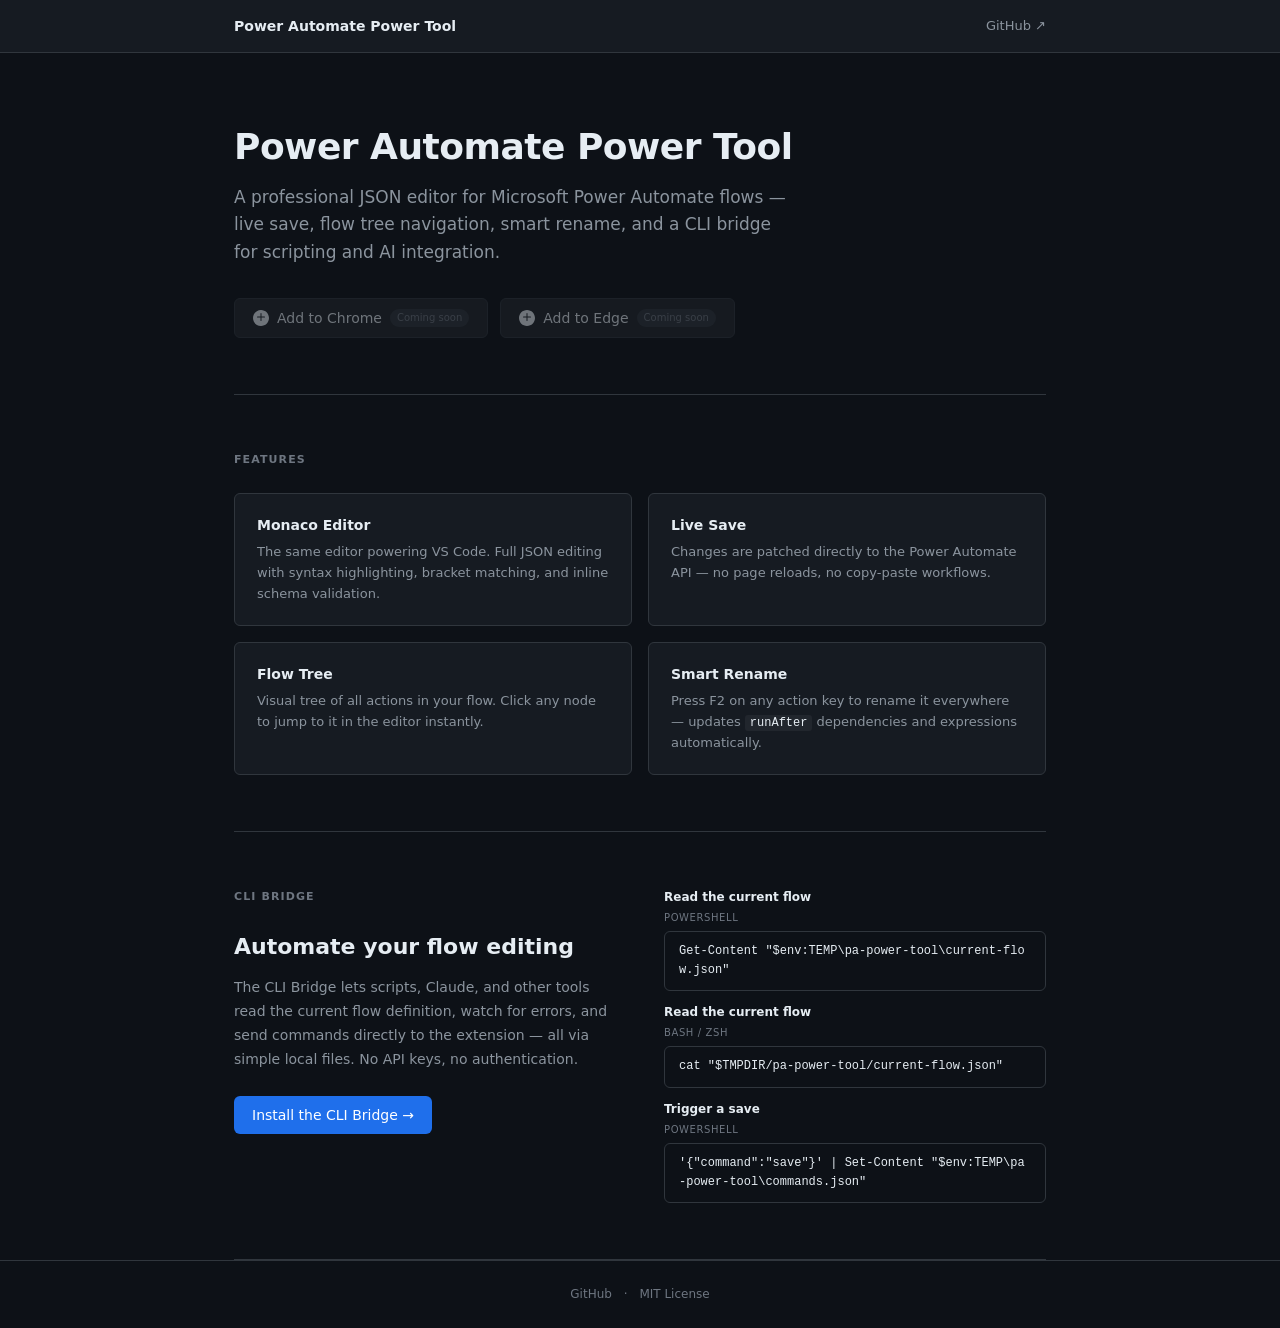
<file: docs/index.html>
<!DOCTYPE html>
<html lang="en">
<head>
  <meta charset="UTF-8">
  <meta name="viewport" content="width=device-width, initial-scale=1.0">
  <title>Power Automate Power Tool</title>
  <meta name="description" content="A Monaco-powered JSON editor for Microsoft Power Automate flows — built as a browser extension for Chrome and Edge.">
  <link rel="stylesheet" href="./assets/style.css">
</head>
<body>

  <nav class="nav">
    <div class="nav-inner">
      <span class="nav-logo">Power Automate Power Tool</span>
      <a class="nav-link" href="https://github.com/websteris/pa-power-tool-bridge" target="_blank" rel="noopener">GitHub ↗</a>
    </div>
  </nav>

  <div class="page">

    <!-- Hero -->
    <section class="hero">
      <h1>Power Automate Power Tool</h1>
      <p class="tagline">
        A professional JSON editor for Microsoft Power Automate flows —
        live save, flow tree navigation, smart rename, and a CLI bridge for scripting and AI integration.
      </p>
      <div class="store-buttons">
        <a class="btn btn-store disabled" href="#" aria-disabled="true" tabindex="-1">
          <svg width="16" height="16" viewBox="0 0 16 16" fill="currentColor" aria-hidden="true">
            <path d="M8 0C3.58 0 0 3.58 0 8s3.58 8 8 8 8-3.58 8-8-3.58-8-8-8zm3.5 7.5h-3v3a.5.5 0 0 1-1 0v-3h-3a.5.5 0 0 1 0-1h3v-3a.5.5 0 0 1 1 0v3h3a.5.5 0 0 1 0 1z"/>
          </svg>
          Add to Chrome
          <span class="badge">Coming soon</span>
        </a>
        <a class="btn btn-store disabled" href="#" aria-disabled="true" tabindex="-1">
          <svg width="16" height="16" viewBox="0 0 16 16" fill="currentColor" aria-hidden="true">
            <path d="M8 0C3.58 0 0 3.58 0 8s3.58 8 8 8 8-3.58 8-8-3.58-8-8-8zm3.5 7.5h-3v3a.5.5 0 0 1-1 0v-3h-3a.5.5 0 0 1 0-1h3v-3a.5.5 0 0 1 1 0v3h3a.5.5 0 0 1 0 1z"/>
          </svg>
          Add to Edge
          <span class="badge">Coming soon</span>
        </a>
      </div>
    </section>

    <!-- Features -->
    <section class="features">
      <div class="section-label">Features</div>
      <div class="feature-grid">
        <div class="feature-card">
          <h3>Monaco Editor</h3>
          <p>The same editor powering VS Code. Full JSON editing with syntax highlighting, bracket matching, and inline schema validation.</p>
        </div>
        <div class="feature-card">
          <h3>Live Save</h3>
          <p>Changes are patched directly to the Power Automate API — no page reloads, no copy-paste workflows.</p>
        </div>
        <div class="feature-card">
          <h3>Flow Tree</h3>
          <p>Visual tree of all actions in your flow. Click any node to jump to it in the editor instantly.</p>
        </div>
        <div class="feature-card">
          <h3>Smart Rename</h3>
          <p>Press F2 on any action key to rename it everywhere — updates <code>runAfter</code> dependencies and expressions automatically.</p>
        </div>
      </div>
    </section>

    <!-- CLI Bridge -->
    <section class="bridge-section">
      <div class="bridge-inner">
        <div class="bridge-text">
          <div class="section-label">CLI Bridge</div>
          <h2>Automate your flow editing</h2>
          <p>
            The CLI Bridge lets scripts, Claude, and other tools read the current flow
            definition, watch for errors, and send commands directly to the extension —
            all via simple local files. No API keys, no authentication.
          </p>
          <a class="btn btn-primary" href="./install.html">Install the CLI Bridge →</a>
        </div>
        <div class="bridge-code">
          <div class="example-card">
            <div class="example-title">Read the current flow</div>
            <div class="example-platform">PowerShell</div>
            <code class="code-block">Get-Content "$env:TEMP\pa-power-tool\current-flow.json"</code>
          </div>
          <div class="example-card">
            <div class="example-title">Read the current flow</div>
            <div class="example-platform">bash / zsh</div>
            <code class="code-block">cat "$TMPDIR/pa-power-tool/current-flow.json"</code>
          </div>
          <div class="example-card">
            <div class="example-title">Trigger a save</div>
            <div class="example-platform">PowerShell</div>
            <code class="code-block">'{"command":"save"}' | Set-Content "$env:TEMP\pa-power-tool\commands.json"</code>
          </div>
        </div>
      </div>
    </section>

  </div><!-- /page -->

  <footer class="footer">
    <a href="https://github.com/websteris/pa-power-tool-bridge" target="_blank" rel="noopener">GitHub</a>
    <span class="sep">·</span>
    <a href="https://github.com/websteris/pa-power-tool-bridge/blob/main/LICENSE" target="_blank" rel="noopener">MIT License</a>
  </footer>

</body>
</html>
</file>
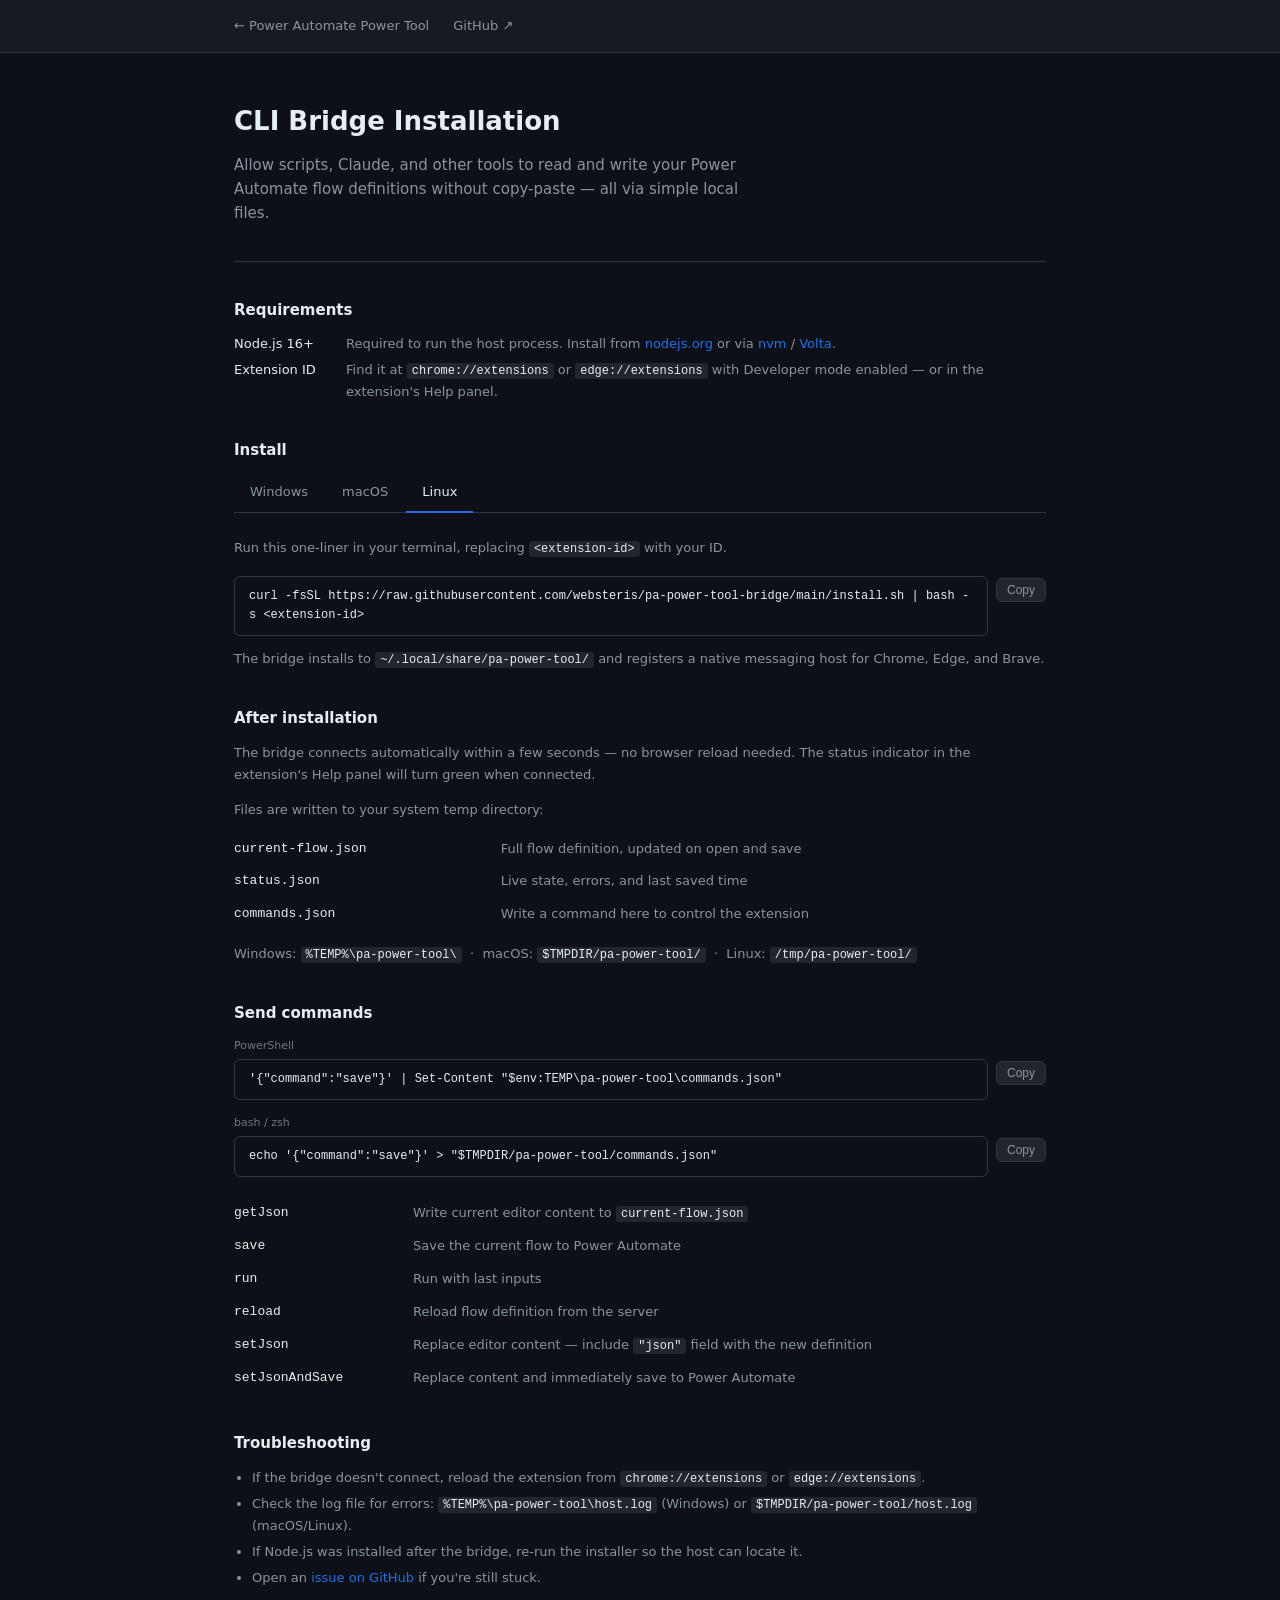
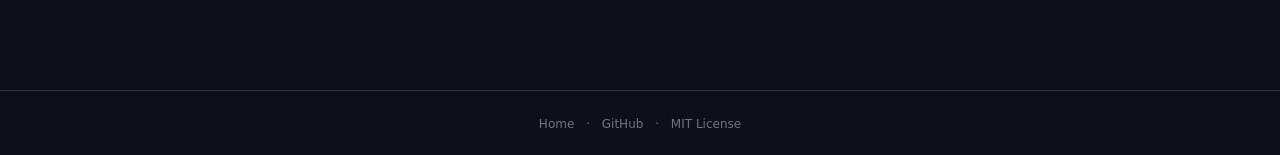
<file: docs/install.html>
<!DOCTYPE html>
<html lang="en">
<head>
  <meta charset="UTF-8">
  <meta name="viewport" content="width=device-width, initial-scale=1.0">
  <title>CLI Bridge Installation — Power Automate Power Tool</title>
  <meta name="description" content="Install the Power Automate Power Tool CLI Bridge to let scripts and Claude read and write your flow definitions.">
  <link rel="stylesheet" href="./assets/style.css">
</head>
<body>

  <nav class="nav">
    <div class="nav-inner">
      <a class="nav-back" href="./index.html">← Power Automate Power Tool</a>
      <a class="nav-link" href="https://github.com/websteris/pa-power-tool-bridge" target="_blank" rel="noopener">GitHub ↗</a>
    </div>
  </nav>

  <div class="page">

    <div class="install-header">
      <h1>CLI Bridge Installation</h1>
      <p>
        Allow scripts, Claude, and other tools to read and write your Power Automate flow
        definitions without copy-paste — all via simple local files.
      </p>
    </div>

    <div class="install-body">

      <!-- Requirements -->
      <div class="install-section">
        <h2>Requirements</h2>
        <div class="req-row">
          <span class="req-name">Node.js 16+</span>
          <span class="req-desc">
            Required to run the host process.
            Install from <a href="https://nodejs.org" target="_blank" rel="noopener">nodejs.org</a>
            or via <a href="https://github.com/nvm-sh/nvm" target="_blank" rel="noopener">nvm</a> /
            <a href="https://volta.sh" target="_blank" rel="noopener">Volta</a>.
          </span>
        </div>
        <div class="req-row">
          <span class="req-name">Extension ID</span>
          <span class="req-desc">
            Find it at <code>chrome://extensions</code> or <code>edge://extensions</code>
            with Developer mode enabled — or in the extension's Help panel.
          </span>
        </div>
      </div>

      <!-- OS Tabs -->
      <div class="install-section">
        <h2>Install</h2>

        <div class="os-tabs" role="tablist">
          <div class="os-tab" role="tab" data-os="windows" onclick="switchOS('windows')">Windows</div>
          <div class="os-tab" role="tab" data-os="mac"     onclick="switchOS('mac')">macOS</div>
          <div class="os-tab" role="tab" data-os="linux"   onclick="switchOS('linux')">Linux</div>
        </div>

        <!-- Windows -->
        <div class="os-panel" id="panel-windows">
          <p style="font-size:13px;color:var(--text-2);margin-bottom:16px">
            Run this one-liner in PowerShell. The installer will prompt for your extension ID.
          </p>
          <div class="code-row">
            <code class="code-block" id="cmd-windows">powershell -ExecutionPolicy Bypass -Command "irm https://raw.githubusercontent.com/websteris/pa-power-tool-bridge/main/install.ps1 | iex"</code>
            <button class="copy-btn" onclick="copy('cmd-windows', this)">Copy</button>
          </div>
          <p class="note">
            The bridge installs to <code>%LOCALAPPDATA%\pa-power-tool\</code> and registers
            a native messaging host for both Chrome and Edge.
          </p>
        </div>

        <!-- macOS -->
        <div class="os-panel" id="panel-mac">
          <p style="font-size:13px;color:var(--text-2);margin-bottom:16px">
            Run this one-liner in Terminal, replacing <code>&lt;extension-id&gt;</code> with your ID.
          </p>
          <div class="code-row">
            <code class="code-block" id="cmd-mac">curl -fsSL https://raw.githubusercontent.com/websteris/pa-power-tool-bridge/main/install.sh | bash -s &lt;extension-id&gt;</code>
            <button class="copy-btn" onclick="copy('cmd-mac', this)">Copy</button>
          </div>
          <p class="note">
            The bridge installs to <code>~/.local/share/pa-power-tool/</code> and registers
            a native messaging host for Chrome, Edge, and Brave.
          </p>
        </div>

        <!-- Linux -->
        <div class="os-panel" id="panel-linux">
          <p style="font-size:13px;color:var(--text-2);margin-bottom:16px">
            Run this one-liner in your terminal, replacing <code>&lt;extension-id&gt;</code> with your ID.
          </p>
          <div class="code-row">
            <code class="code-block" id="cmd-linux">curl -fsSL https://raw.githubusercontent.com/websteris/pa-power-tool-bridge/main/install.sh | bash -s &lt;extension-id&gt;</code>
            <button class="copy-btn" onclick="copy('cmd-linux', this)">Copy</button>
          </div>
          <p class="note">
            The bridge installs to <code>~/.local/share/pa-power-tool/</code> and registers
            a native messaging host for Chrome, Edge, and Brave.
          </p>
        </div>
      </div>

      <!-- After install -->
      <div class="install-section">
        <h2>After installation</h2>
        <p style="font-size:13px;color:var(--text-2);margin-bottom:12px">
          The bridge connects automatically within a few seconds — no browser reload needed.
          The status indicator in the extension's Help panel will turn green when connected.
        </p>
        <p style="font-size:13px;color:var(--text-2)">
          Files are written to your system temp directory:
        </p>
        <table class="files-table" style="margin-top:12px">
          <tr>
            <td>current-flow.json</td>
            <td>Full flow definition, updated on open and save</td>
          </tr>
          <tr>
            <td>status.json</td>
            <td>Live state, errors, and last saved time</td>
          </tr>
          <tr>
            <td>commands.json</td>
            <td>Write a command here to control the extension</td>
          </tr>
        </table>
        <p class="note" style="margin-top:12px">
          Windows: <code>%TEMP%\pa-power-tool\</code> &nbsp;·&nbsp;
          macOS: <code>$TMPDIR/pa-power-tool/</code> &nbsp;·&nbsp;
          Linux: <code>/tmp/pa-power-tool/</code>
        </p>
      </div>

      <!-- Commands -->
      <div class="install-section">
        <h2>Send commands</h2>

        <div class="code-label" style="margin-bottom:4px">PowerShell</div>
        <div class="code-row">
          <code class="code-block" id="cmd-ps-save">'{"command":"save"}' | Set-Content "$env:TEMP\pa-power-tool\commands.json"</code>
          <button class="copy-btn" onclick="copy('cmd-ps-save', this)">Copy</button>
        </div>

        <div class="code-label" style="margin-top:14px;margin-bottom:4px">bash / zsh</div>
        <div class="code-row">
          <code class="code-block" id="cmd-sh-save">echo '{"command":"save"}' > "$TMPDIR/pa-power-tool/commands.json"</code>
          <button class="copy-btn" onclick="copy('cmd-sh-save', this)">Copy</button>
        </div>

        <div style="margin-top:20px">
          <table class="files-table">
            <tr><td>getJson</td><td>Write current editor content to <code>current-flow.json</code></td></tr>
            <tr><td>save</td><td>Save the current flow to Power Automate</td></tr>
            <tr><td>run</td><td>Run with last inputs</td></tr>
            <tr><td>reload</td><td>Reload flow definition from the server</td></tr>
            <tr><td>setJson</td><td>Replace editor content — include <code>"json"</code> field with the new definition</td></tr>
            <tr><td>setJsonAndSave</td><td>Replace content and immediately save to Power Automate</td></tr>
          </table>
        </div>
      </div>

      <!-- Troubleshooting -->
      <div class="install-section">
        <h2>Troubleshooting</h2>
        <ul>
          <li>If the bridge doesn't connect, reload the extension from <code>chrome://extensions</code> or <code>edge://extensions</code>.</li>
          <li>Check the log file for errors: <code>%TEMP%\pa-power-tool\host.log</code> (Windows) or <code>$TMPDIR/pa-power-tool/host.log</code> (macOS/Linux).</li>
          <li>If Node.js was installed after the bridge, re-run the installer so the host can locate it.</li>
          <li>Open an <a href="https://github.com/websteris/pa-power-tool-bridge/issues" target="_blank" rel="noopener">issue on GitHub</a> if you're still stuck.</li>
        </ul>
      </div>

    </div><!-- /install-body -->
  </div><!-- /page -->

  <footer class="footer">
    <a href="./index.html">Home</a>
    <span class="sep">·</span>
    <a href="https://github.com/websteris/pa-power-tool-bridge" target="_blank" rel="noopener">GitHub</a>
    <span class="sep">·</span>
    <a href="https://github.com/websteris/pa-power-tool-bridge/blob/main/LICENSE" target="_blank" rel="noopener">MIT License</a>
  </footer>

  <script>
    function detectOS() {
      const ua = navigator.userAgent;
      if (ua.includes('Windows')) return 'windows';
      if (ua.includes('Mac'))     return 'mac';
      return 'linux';
    }

    function switchOS(os) {
      document.querySelectorAll('.os-tab').forEach(t => t.classList.toggle('active', t.dataset.os === os));
      document.querySelectorAll('.os-panel').forEach(p => p.classList.toggle('active', p.id === 'panel-' + os));
    }

    function copy(id, btn) {
      const text = document.getElementById(id).textContent;
      navigator.clipboard.writeText(text).then(() => {
        btn.textContent = 'Copied!';
        btn.classList.add('copied');
        setTimeout(() => { btn.textContent = 'Copy'; btn.classList.remove('copied'); }, 2000);
      });
    }

    switchOS(detectOS());
  </script>

</body>
</html>
</file>
<file: docs/assets/style.css>
:root {
  --bg-0: #0d1117;
  --bg-1: #161b22;
  --bg-2: #21262d;
  --bg-3: #30363d;
  --text-1: #e6edf3;
  --text-2: #8b949e;
  --text-3: #6e7681;
  --accent: #1f6feb;
  --accent-hover: #388bfd;
  --green: #3fb950;
  --border: #30363d;
  --radius: 6px;
  --max-w: 860px;
}

*, *::before, *::after { box-sizing: border-box; margin: 0; padding: 0; }

html { scroll-behavior: smooth; }

body {
  background: var(--bg-0);
  color: var(--text-1);
  font-family: -apple-system, BlinkMacSystemFont, "Segoe UI", system-ui, sans-serif;
  font-size: 15px;
  line-height: 1.6;
  -webkit-font-smoothing: antialiased;
}

a { color: var(--accent); text-decoration: none; }
a:hover { color: var(--accent-hover); text-decoration: underline; }

/* ── Nav ─────────────────────────────────────────────────────────────────── */

.nav {
  background: var(--bg-1);
  border-bottom: 1px solid var(--border);
  position: sticky;
  top: 0;
  z-index: 100;
}

.nav-inner {
  max-width: var(--max-w);
  margin: 0 auto;
  padding: 0 24px;
  height: 52px;
  display: flex;
  align-items: center;
  gap: 24px;
}

.nav-logo {
  font-size: 14px;
  font-weight: 600;
  color: var(--text-1);
  flex: 1;
}

.nav-link {
  font-size: 13px;
  color: var(--text-2);
  white-space: nowrap;
}

.nav-link:hover { color: var(--text-1); text-decoration: none; }

.nav-back {
  font-size: 13px;
  color: var(--text-2);
  display: flex;
  align-items: center;
  gap: 4px;
}

.nav-back:hover { color: var(--text-1); text-decoration: none; }

/* ── Layout ──────────────────────────────────────────────────────────────── */

.page { max-width: var(--max-w); margin: 0 auto; padding: 0 24px; }

/* ── Hero ────────────────────────────────────────────────────────────────── */

.hero {
  padding: 72px 0 56px;
  border-bottom: 1px solid var(--border);
}

.hero h1 {
  font-size: 36px;
  font-weight: 700;
  letter-spacing: -0.5px;
  margin-bottom: 16px;
  line-height: 1.2;
}

.hero .tagline {
  font-size: 17px;
  color: var(--text-2);
  max-width: 560px;
  margin-bottom: 32px;
  line-height: 1.6;
}

.store-buttons {
  display: flex;
  gap: 12px;
  flex-wrap: wrap;
}

.btn {
  display: inline-flex;
  align-items: center;
  gap: 8px;
  padding: 8px 18px;
  border-radius: var(--radius);
  font-size: 14px;
  font-weight: 500;
  cursor: pointer;
  border: none;
  text-decoration: none !important;
  transition: background 0.1s, opacity 0.1s;
  white-space: nowrap;
}

.btn-primary {
  background: var(--accent);
  color: #fff;
}

.btn-primary:hover { background: var(--accent-hover); color: #fff; }

.btn-secondary {
  background: var(--bg-2);
  color: var(--text-1);
  border: 1px solid var(--border);
}

.btn-secondary:hover { background: var(--bg-3); color: var(--text-1); }

.btn-store {
  background: var(--bg-2);
  color: var(--text-1);
  border: 1px solid var(--border);
}

.btn-store:hover:not(.disabled) { background: var(--bg-3); }

.btn-store.disabled {
  opacity: 0.45;
  cursor: not-allowed;
  pointer-events: none;
}

.badge {
  font-size: 10px;
  font-weight: 500;
  background: var(--bg-3);
  color: var(--text-3);
  border-radius: 20px;
  padding: 1px 7px;
}

/* ── Features ────────────────────────────────────────────────────────────── */

.features { padding: 56px 0; border-bottom: 1px solid var(--border); }

.section-label {
  font-size: 11px;
  font-weight: 700;
  text-transform: uppercase;
  letter-spacing: 0.1em;
  color: var(--text-3);
  margin-bottom: 24px;
}

.feature-grid {
  display: grid;
  grid-template-columns: repeat(2, 1fr);
  gap: 16px;
}

.feature-card {
  background: var(--bg-1);
  border: 1px solid var(--border);
  border-radius: var(--radius);
  padding: 20px 22px;
}

.feature-card h3 {
  font-size: 14px;
  font-weight: 600;
  margin-bottom: 6px;
  color: var(--text-1);
}

.feature-card p {
  font-size: 13px;
  color: var(--text-2);
  line-height: 1.6;
}

/* ── Bridge section ──────────────────────────────────────────────────────── */

.bridge-section { padding: 56px 0; border-bottom: 1px solid var(--border); }

.bridge-inner {
  display: flex;
  gap: 48px;
  align-items: flex-start;
}

.bridge-text { flex: 1; }

.bridge-text h2 {
  font-size: 22px;
  font-weight: 700;
  margin-bottom: 12px;
}

.bridge-text p {
  font-size: 14px;
  color: var(--text-2);
  line-height: 1.7;
  margin-bottom: 24px;
}

.bridge-code {
  flex: 1;
  min-width: 0;
}

.code-label {
  font-size: 11px;
  color: var(--text-3);
  margin-bottom: 4px;
}

/* ── Code blocks ─────────────────────────────────────────────────────────── */

.code-block {
  display: block;
  background: var(--bg-0);
  border: 1px solid var(--border);
  border-radius: var(--radius);
  padding: 10px 14px;
  font-family: "Cascadia Code", "Fira Code", Consolas, "Courier New", monospace;
  font-size: 12px;
  color: var(--text-1);
  line-height: 1.6;
  word-break: break-all;
  white-space: pre-wrap;
}

.example-card { margin-bottom: 12px; }
.example-card:last-child { margin-bottom: 0; }
.example-title { font-size: 12px; font-weight: 600; color: var(--text-1); margin-bottom: 3px; }
.example-platform { font-size: 10px; color: var(--text-3); text-transform: uppercase; letter-spacing: 0.06em; margin-bottom: 5px; }

.code-row {
  display: flex;
  gap: 8px;
  align-items: flex-start;
  margin-bottom: 12px;
}

.code-row .code-block { flex: 1; margin-bottom: 0; }

.copy-btn {
  background: var(--bg-2);
  border: 1px solid var(--border);
  border-radius: var(--radius);
  color: var(--text-2);
  cursor: pointer;
  font-size: 12px;
  padding: 4px 10px;
  white-space: nowrap;
  flex-shrink: 0;
  margin-top: 2px;
  transition: background 0.1s, color 0.1s;
}

.copy-btn:hover { background: var(--bg-3); color: var(--text-1); }
.copy-btn.copied { color: var(--green); border-color: var(--green); }

/* ── OS Tabs ─────────────────────────────────────────────────────────────── */

.os-tabs {
  display: flex;
  gap: 2px;
  border-bottom: 1px solid var(--border);
  margin-bottom: 24px;
}

.os-tab {
  padding: 8px 16px;
  font-size: 13px;
  color: var(--text-2);
  cursor: pointer;
  border-bottom: 2px solid transparent;
  margin-bottom: -1px;
  transition: color 0.1s;
  user-select: none;
}

.os-tab:hover { color: var(--text-1); }

.os-tab.active {
  color: var(--text-1);
  border-bottom-color: var(--accent);
  font-weight: 500;
}

.os-panel { display: none; }
.os-panel.active { display: block; }

/* ── Install page ────────────────────────────────────────────────────────── */

.install-header { padding: 48px 0 36px; border-bottom: 1px solid var(--border); }

.install-header h1 {
  font-size: 26px;
  font-weight: 700;
  margin-bottom: 10px;
}

.install-header p {
  font-size: 15px;
  color: var(--text-2);
  max-width: 520px;
}

.install-body { padding: 36px 0 64px; }

.install-section { margin-bottom: 36px; }

.install-section h2 {
  font-size: 15px;
  font-weight: 600;
  margin-bottom: 12px;
  color: var(--text-1);
}

.install-section p, .install-section li {
  font-size: 13px;
  color: var(--text-2);
  line-height: 1.7;
}

.install-section ul, .install-section ol {
  padding-left: 18px;
}

.install-section li { margin-bottom: 4px; }

.req-row {
  display: flex;
  align-items: baseline;
  gap: 12px;
  font-size: 13px;
  margin-bottom: 6px;
}

.req-name { color: var(--text-1); font-weight: 500; min-width: 100px; }
.req-desc { color: var(--text-2); }

.files-table { width: 100%; border-collapse: collapse; font-size: 13px; }
.files-table td { padding: 6px 12px 6px 0; color: var(--text-2); vertical-align: top; }
.files-table td:first-child { color: var(--text-1); font-family: monospace; white-space: nowrap; padding-right: 24px; }

.note {
  font-size: 12px;
  color: var(--text-3);
  margin-top: 10px;
  line-height: 1.6;
}

code {
  font-family: "Cascadia Code", "Fira Code", Consolas, monospace;
  font-size: 12px;
  background: var(--bg-2);
  border-radius: 3px;
  padding: 1px 5px;
  color: var(--text-1);
}

/* ── Footer ──────────────────────────────────────────────────────────────── */

.footer {
  border-top: 1px solid var(--border);
  padding: 24px;
  text-align: center;
  font-size: 12px;
  color: var(--text-3);
}

.footer a { color: var(--text-3); }
.footer a:hover { color: var(--text-2); }
.footer .sep { margin: 0 8px; }

/* ── Responsive ──────────────────────────────────────────────────────────── */

@media (max-width: 640px) {
  .hero { padding: 48px 0 40px; }
  .hero h1 { font-size: 26px; }
  .feature-grid { grid-template-columns: 1fr; }
  .bridge-inner { flex-direction: column; gap: 24px; }
  .install-header { padding: 32px 0 28px; }
}
</file>
